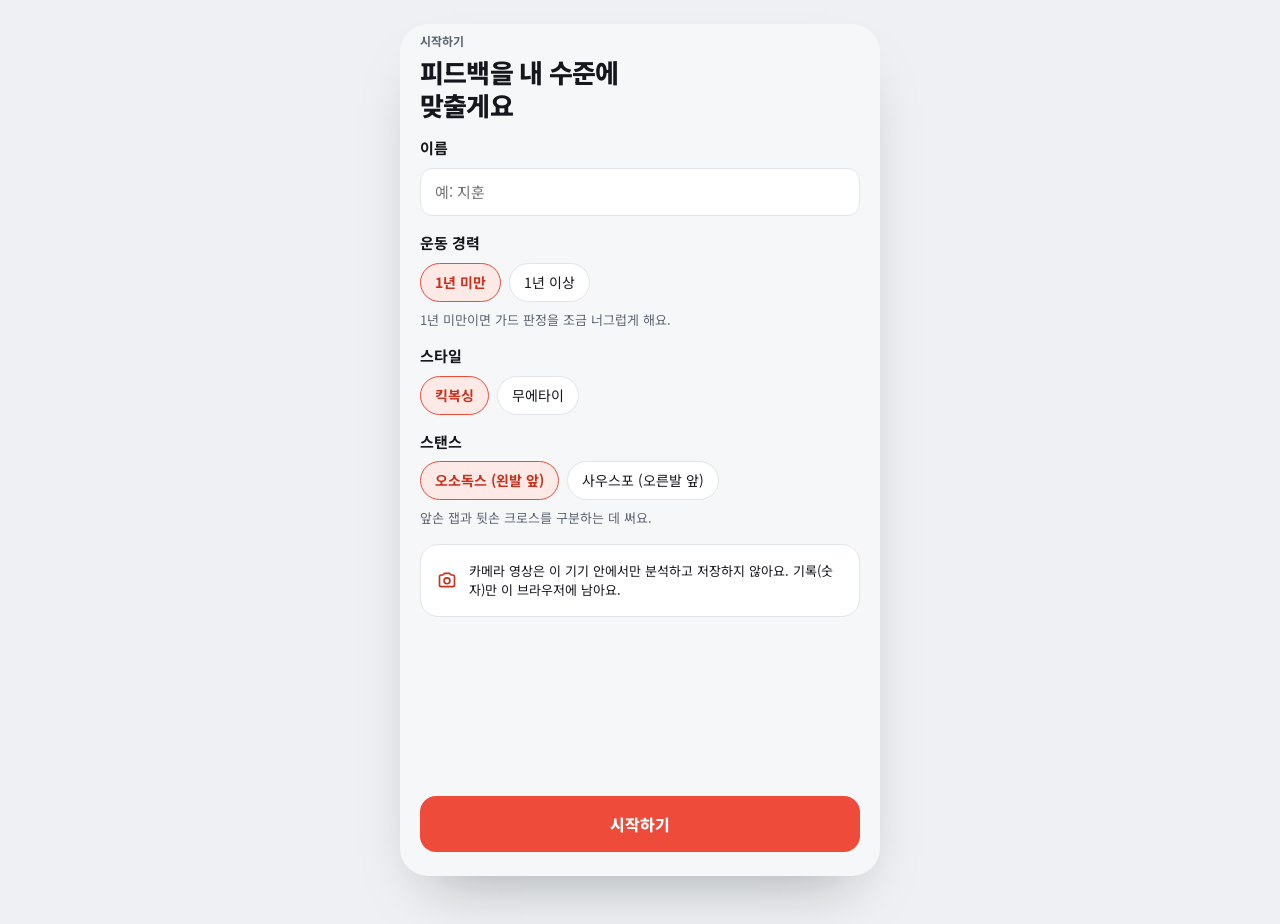
<file: index.html>
<!doctype html>
<html lang="ko">
<head>
  <meta charset="utf-8">
  <meta name="viewport" content="width=device-width, initial-scale=1, viewport-fit=cover">
  <meta name="theme-color" content="#EE4B3B">
  <title>StrikeCoach</title>
  <link rel="manifest" href="manifest.webmanifest">
  <link rel="icon" href="icon.svg" type="image/svg+xml">
  <link rel="preconnect" href="https://fonts.googleapis.com">
  <link rel="preconnect" href="https://fonts.gstatic.com" crossorigin>
  <link rel="stylesheet" href="https://fonts.googleapis.com/css2?family=Space+Grotesk:wght@500;600;700&family=Noto+Sans+KR:wght@400;500;700;800&display=swap">
  <link rel="stylesheet" href="css/app.css">
</head>
<body>
  <main id="app" class="app"></main>
  <script type="module" src="js/main.js"></script>
</body>
</html>
</file>
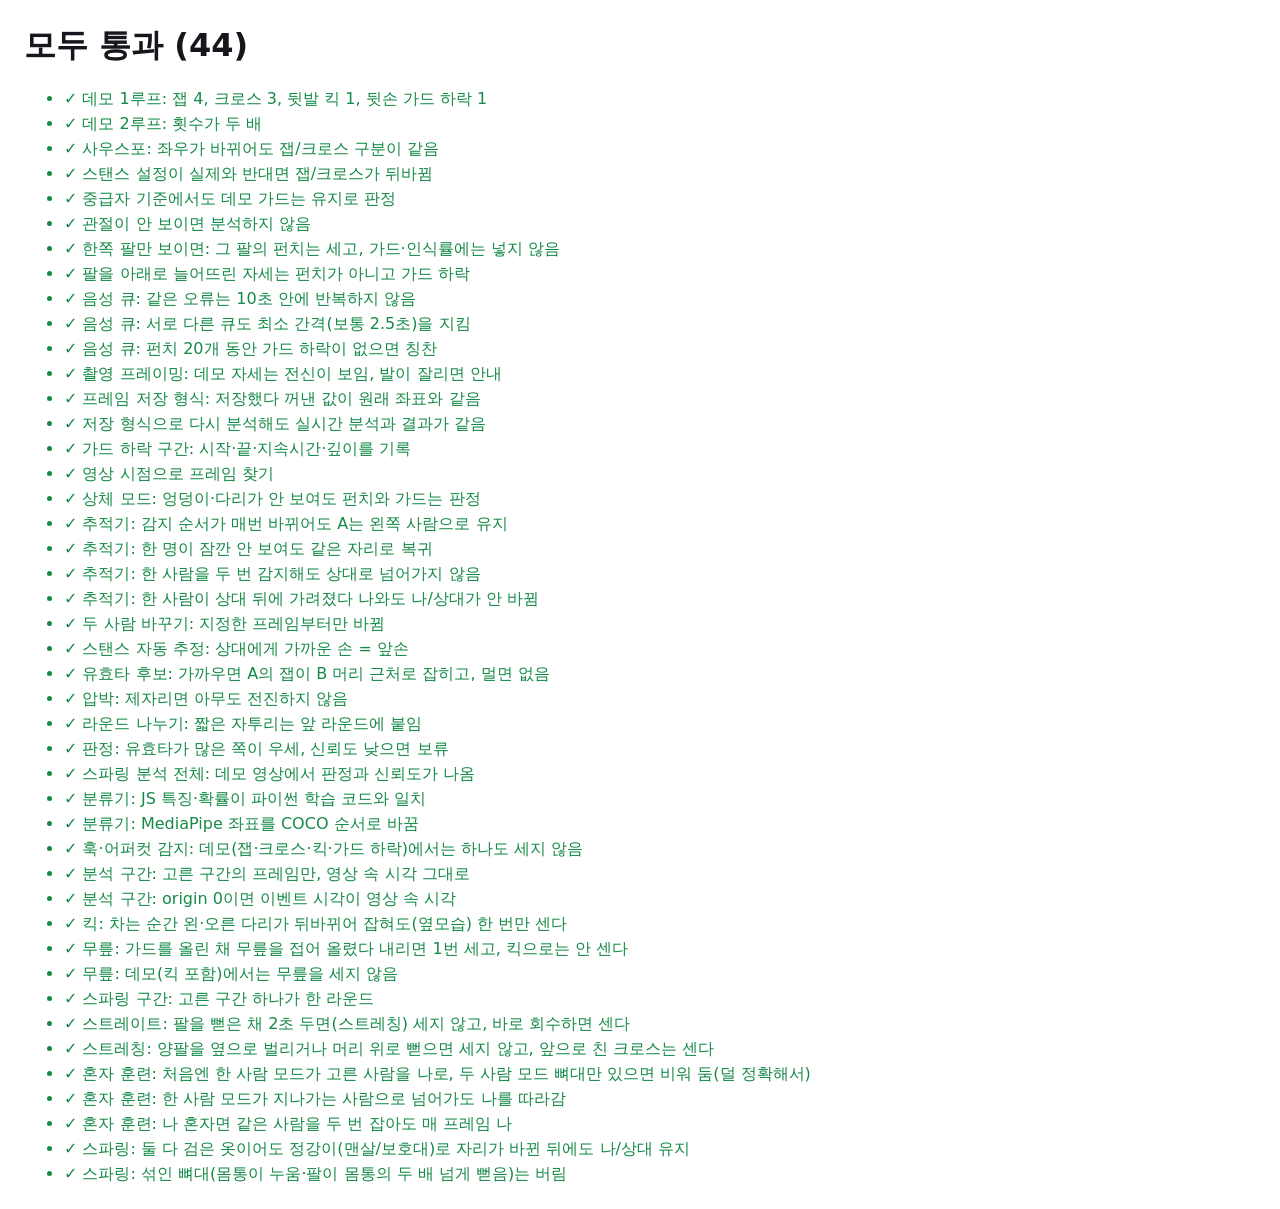
<file: tests.html>
<!doctype html>
<html lang="ko">
<head>
  <meta charset="utf-8">
  <meta name="viewport" content="width=device-width, initial-scale=1">
  <title>StrikeCoach 테스트</title>
  <style>
    body { font-family: system-ui, "Malgun Gothic", sans-serif; margin: 24px; background: #fff; color: #15171C; }
    li { margin: 4px 0; }
    .pass { color: #158A47; } .fail { color: #C7321F; font-weight: 700; }
    pre { background: #F6F7F9; padding: 8px; white-space: pre-wrap; }
  </style>
</head>
<body>
  <h1 id="result">실행 중…</h1>
  <ul id="list"></ul>
  <script type="module" src="js/tests/run.js"></script>
</body>
</html>
</file>
<file: css/app.css>
/* 디자인 토큰: ux-prototype.html 과 동일 (라이트 단일 테마, 코랄 레드 포인트) */
:root {
  --bg: #EEF0F3;
  --surface: #FFFFFF;
  --surface-2: #F6F7F9;
  --ink: #15171C;
  --muted: #5F6672;
  --line: #E1E4E9;
  --accent: #EE4B3B;
  --accent-ink: #C7321F;
  --accent-soft: #FDE9E6;
  --opp: #2F6FD6;          /* 스파링 상대 */
  --opp-soft: #E5EEFB;
  --good: #158A47;
  --good-soft: #E2F4E9;
  --warn: #B86A00;
  --warn-soft: #FCF0DA;
  --cam: #1C2027;
  --cam-2: #262B33;
  --cam-line: #2E343E;
  --cam-ink: #E9ECF1;
  --cam-muted: #A9B0BC;
  --font-display: "Space Grotesk", "Noto Sans KR", system-ui, sans-serif;
  --font-body: "Noto Sans KR", "Apple SD Gothic Neo", "Malgun Gothic", system-ui, sans-serif;
  color-scheme: light;
}

* { box-sizing: border-box; }
[hidden] { display: none !important; }
html, body { height: 100%; }
body { margin: 0; background: var(--bg); color: var(--ink); font-family: var(--font-body); font-size: 15px; line-height: 1.5; -webkit-tap-highlight-color: transparent; }
button, input, select { font: inherit; color: inherit; }
button { cursor: pointer; }
button:disabled { cursor: not-allowed; opacity: .45; }
:focus-visible { outline: 3px solid var(--accent); outline-offset: 2px; }
.num { font-family: var(--font-display); font-variant-numeric: tabular-nums; letter-spacing: -0.01em; }
.i { width: 20px; height: 20px; flex: none; }

/* 앱 셸: 폰 폭 한 열, 데스크톱에서는 가운데 480px */
.app { max-width: 480px; min-height: 100%; margin: 0 auto; background: var(--surface-2); display: flex; flex-direction: column; }
.screen { flex: 1; display: flex; flex-direction: column; padding-top: env(safe-area-inset-top, 0px); }
.head { display: flex; align-items: center; gap: 10px; padding: 14px max(20px, env(safe-area-inset-right, 0px)) 8px max(20px, env(safe-area-inset-left, 0px)); }
.head h1 { margin: 0; font-size: 21px; font-weight: 800; letter-spacing: -0.02em; flex: 1; }
.body { flex: 1; display: flex; flex-direction: column; gap: 16px; padding: 8px max(20px, env(safe-area-inset-right, 0px)) calc(24px + env(safe-area-inset-bottom, 0px)) max(20px, env(safe-area-inset-left, 0px)); }
.icon-btn { width: 38px; height: 38px; border-radius: 50%; border: 1px solid var(--line); background: var(--surface); display: grid; place-items: center; }

.card { background: var(--surface); border: 1px solid var(--line); border-radius: 18px; padding: 16px; }
.eyebrow { font-size: 12px; color: var(--muted); font-weight: 700; }
.muted { color: var(--muted); }
.small { font-size: 13px; }
.row { display: flex; align-items: center; gap: 12px; }
.grow { flex: 1; min-width: 0; }
.big { font-size: 34px; font-weight: 700; line-height: 1.05; }
.stack { display: grid; gap: 10px; }

.btn { border: 0; border-radius: 16px; padding: 16px; font-weight: 800; font-size: 16px; display: flex; align-items: center; justify-content: center; gap: 8px; }
.btn-primary { background: var(--accent); color: var(--surface); }
.btn-primary:hover:not(:disabled) { background: var(--accent-ink); }
.btn-ghost { background: var(--surface); border: 1px solid var(--line); }
.link { border: 0; background: none; color: var(--muted); font-size: 13px; text-decoration: underline; padding: 4px; }

.chips { display: flex; flex-wrap: wrap; gap: 8px; }
.chip { border: 1px solid var(--line); background: var(--surface); border-radius: 999px; padding: 8px 14px; font-size: 14px; }
.chip[aria-pressed="true"] { border-color: var(--accent); background: var(--accent-soft); color: var(--accent-ink); font-weight: 700; }
.pill { display: inline-flex; align-items: center; gap: 4px; font-size: 12px; font-weight: 700; border-radius: 999px; padding: 3px 9px; white-space: nowrap; }
.pill.good { background: var(--good-soft); color: var(--good); }
.pill.warn { background: var(--warn-soft); color: var(--warn); }
.pill.check { background: var(--surface-2); color: var(--muted); border: 1px dashed var(--muted); }
.progress { height: 8px; border-radius: 4px; background: var(--surface-2); overflow: hidden; }
.progress > i { display: block; height: 100%; background: var(--accent); }

/* 온보딩 */
.hero-title { font-size: 26px; font-weight: 800; letter-spacing: -0.03em; line-height: 1.25; margin: 6px 0 0; text-wrap: balance; }
.field { display: grid; gap: 8px; }
.field h2 { margin: 0; font-size: 15px; }
.text-input { width: 100%; padding: 12px 14px; border-radius: 12px; border: 1px solid var(--line); background: var(--surface); }

/* 홈 */
.week { display: grid; grid-template-columns: 1fr 1fr; gap: 10px; }
.mode { width: 100%; display: flex; align-items: center; gap: 14px; text-align: left; border: 1px solid var(--line); background: var(--surface); border-radius: 18px; padding: 14px; }
.mode .ic { width: 46px; height: 46px; border-radius: 14px; display: grid; place-items: center; background: var(--surface-2); flex: none; }
.mode.primary { background: var(--ink); color: var(--surface); border-color: var(--ink); }
.mode.primary .ic { background: var(--accent); color: var(--surface); }
.mode.primary .muted { color: #B7BCC6; }
.mode b { display: block; font-size: 16px; }
.empty { text-align: center; padding: 22px 16px; }

/* 카메라 무대 */
.stage { position: relative; background: var(--cam); overflow: hidden; }
.stage video, .stage canvas { position: absolute; inset: 0; width: 100%; height: 100%; }
.stage video { object-fit: contain; }
.stage.mirror video, .stage.mirror canvas { transform: scaleX(-1); }
.stage-grid { position: absolute; inset: 0; background-image: linear-gradient(var(--cam-line) 1px, transparent 1px), linear-gradient(90deg, var(--cam-line) 1px, transparent 1px); background-size: 40px 40px; opacity: .45; }
.stage-msg { position: absolute; left: 50%; top: 12px; transform: translateX(-50%); background: var(--surface); color: var(--ink); border-radius: 16px; padding: 6px 14px; font-weight: 700; font-size: 13px; display: flex; gap: 6px; align-items: center; width: max-content; max-width: calc(100% - 24px); text-align: left; }
.stage-center { position: absolute; inset: 0; display: grid; place-items: center; align-content: center; gap: 12px; color: var(--cam-ink); text-align: center; padding: 20px; }
.stage-center .btn-ghost { color: var(--ink); }
.setup-stage { height: 360px; border-radius: 22px; }
.guide-box { position: absolute; inset: 16px 18%; border: 3px dashed var(--good); border-radius: 22px; pointer-events: none; }
.guide-box.bad { border-color: var(--warn); }
.spinner { width: 34px; height: 34px; border-radius: 50%; border: 4px solid var(--cam-line); border-top-color: var(--accent); animation: spin 0.9s linear infinite; }
@keyframes spin { to { transform: rotate(360deg); } }
.stepper { display: flex; align-items: center; gap: 10px; }
.stepper button { width: 34px; height: 34px; border-radius: 50%; border: 1px solid var(--line); background: var(--surface); font-weight: 800; }
.switch { border: 0; background: none; display: flex; align-items: center; gap: 8px; padding: 0; }
.switch .sw { width: 42px; height: 24px; border-radius: 12px; background: var(--line); position: relative; transition: background .2s; }
.switch .sw::after { content: ""; position: absolute; top: 3px; left: 3px; width: 18px; height: 18px; border-radius: 50%; background: var(--surface); transition: left .2s; }
.switch[aria-checked="true"] .sw { background: var(--good); }
.switch[aria-checked="true"] .sw::after { left: 21px; }

/* 실시간 훈련 */
.live { background: var(--cam); color: var(--cam-ink); min-height: 100%; }
.live-top { display: flex; justify-content: space-between; align-items: center; padding: 10px 18px 0; font-size: 13px; }
.rec { display: inline-flex; align-items: center; gap: 6px; font-weight: 700; }
.rec i { width: 9px; height: 9px; border-radius: 50%; background: var(--accent); animation: blink 1.2s infinite; }
.rec.paused i { animation: none; background: var(--warn); }
.rec.rest i { animation: none; background: var(--good); }
@keyframes blink { 50% { opacity: .25; } }
.timer { font-size: 56px; font-weight: 700; text-align: center; line-height: 1; margin-top: 6px; }
.round { text-align: center; font-size: 13px; color: var(--cam-muted); }
.counts { display: grid; grid-template-columns: repeat(4, 1fr); gap: 8px; padding: 12px 16px 0; }
.counts div { background: var(--cam-2); border-radius: 14px; padding: 8px 10px; text-align: center; }
.counts .num { font-size: 26px; display: block; }
.counts span:last-child { font-size: 12px; color: var(--cam-muted); }
.live-stage { flex: 1; min-height: 300px; margin-top: 12px; }
.cue { position: absolute; left: 14px; right: 14px; bottom: 14px; border-radius: 18px; padding: 12px 14px; display: flex; gap: 10px; align-items: center; background: var(--surface); color: var(--ink); transition: transform .25s ease, opacity .25s ease; }
.cue.warn { box-shadow: inset 6px 0 0 var(--warn); }
.cue.good { box-shadow: inset 6px 0 0 var(--good); }
.cue .ic { width: 38px; height: 38px; border-radius: 50%; display: grid; place-items: center; flex: none; }
.cue.warn .ic { background: var(--warn-soft); color: var(--warn); }
.cue.good .ic { background: var(--good-soft); color: var(--good); }
.cue b { display: block; font-size: 17px; }
.cue.swap { transform: translateY(8px); opacity: 0; }
.overlay-big { position: absolute; inset: 0; display: grid; place-items: center; font-size: 96px; font-weight: 700; color: var(--cam-ink); background: rgba(28,32,39,.55); }
.live-ctrl { display: grid; grid-template-columns: 1fr 1fr; gap: 10px; padding: 12px 16px calc(20px + env(safe-area-inset-bottom, 0px)); }
.live-ctrl .btn { padding: 18px; font-size: 17px; }
.btn-cam { background: #2A3039; color: var(--cam-ink); }

/* 리포트 */
.score { display: flex; align-items: center; gap: 16px; }
.ring { width: 96px; height: 96px; flex: none; }
.kpis { display: flex; gap: 18px; flex-wrap: wrap; margin-top: 4px; }
.kpis .num { font-size: 22px; font-weight: 700; }
.errs { display: grid; gap: 12px; }
.err { display: grid; grid-template-columns: 30px 1fr; gap: 10px; align-items: start; }
.err .rank { width: 30px; height: 30px; border-radius: 9px; background: var(--accent-soft); color: var(--accent-ink); display: grid; place-items: center; font-weight: 800; }
.err b { display: block; }
.fix { font-size: 13px; color: var(--good); font-weight: 500; }
.bars { display: grid; gap: 8px; }
.bar { display: grid; grid-template-columns: 64px 1fr 34px; gap: 8px; align-items: center; font-size: 13px; }
.bar .track { height: 10px; border-radius: 6px; background: var(--surface-2); overflow: hidden; }
.bar .fill { height: 100%; border-radius: 6px; background: var(--ink); }
.bar .fill.kick { background: var(--accent); }
.bar .fill.knee { background: var(--warn); }
.strip { position: relative; height: 28px; margin-top: 6px; }
.strip .track { position: absolute; left: 0; right: 0; top: 12px; height: 4px; border-radius: 2px; background: var(--line); }
.strip .mk { position: absolute; top: 4px; width: 4px; height: 20px; border-radius: 2px; background: var(--warn); transform: translateX(-50%); }
.strip-labels { display: flex; justify-content: space-between; font-size: 11px; color: var(--muted); }
.rate { display: flex; gap: 8px; }
.rate button { flex: 1; border: 1px solid var(--line); background: var(--surface); border-radius: 12px; padding: 10px; font-weight: 700; }
.rate button[aria-pressed="true"] { border-color: var(--good); background: var(--good-soft); color: var(--good); }
.notice { background: var(--surface); border: 1px dashed var(--line); border-radius: 14px; padding: 12px 14px; font-size: 13px; color: var(--muted); }

/* 영상 분석 · 리뷰 */
.preview-video { width: 100%; max-height: 260px; border-radius: 12px; background: var(--cam); }
.ellipsis { max-width: 40%; overflow: hidden; text-overflow: ellipsis; white-space: nowrap; }
.player { width: 100%; max-height: 62vh; border-radius: 20px; }
.player-top { position: absolute; top: 10px; left: 10px; right: 10px; display: flex; justify-content: space-between; pointer-events: none; }
.pill.dark { background: rgba(0,0,0,.5); color: var(--cam-ink); }
.tl { position: relative; height: 34px; cursor: pointer; }
.tl-track { position: absolute; left: 0; right: 0; top: 15px; height: 4px; border-radius: 2px; background: var(--line); }
.tl-gap { position: absolute; top: 13px; height: 8px; border-radius: 2px; background: repeating-linear-gradient(45deg, var(--line), var(--line) 3px, var(--surface-2) 3px, var(--surface-2) 6px); border: 1px solid var(--muted); }
.tl-prog { position: absolute; left: 0; top: 15px; height: 4px; border-radius: 2px; background: var(--ink); pointer-events: none; }
.tl-head { position: absolute; top: 9px; width: 16px; height: 16px; border-radius: 50%; background: var(--ink); transform: translateX(-50%); border: 3px solid var(--surface); pointer-events: none; }
.mk { position: absolute; top: 2px; width: 24px; height: 24px; transform: translateX(-50%); border-radius: 7px; border: 2px solid var(--surface); background: var(--warn); color: var(--surface); font-size: 12px; font-weight: 800; display: grid; place-items: center; padding: 0; }
.mk.low { background: var(--surface); color: var(--muted); border: 2px dashed var(--muted); }
.mk[aria-pressed="true"] { outline: 3px solid var(--accent); }
.lane { position: relative; height: 12px; margin-top: 2px; }
.lane i { position: absolute; top: 2px; width: 2px; height: 8px; border-radius: 1px; transform: translateX(-50%); }
.lane i.punch { background: var(--ink); }
.lane i.kick { background: var(--accent); height: 10px; top: 1px; }
.lane i.knee { background: var(--warn); height: 10px; top: 1px; }
.legend { display: flex; flex-wrap: wrap; gap: 12px; margin-top: 6px; }
.legend span { display: inline-flex; align-items: center; gap: 5px; }
.legend i { display: inline-block; width: 10px; height: 10px; border-radius: 3px; }
.sw-mk { background: var(--warn); } .sw-punch { background: var(--ink); } .sw-kick { background: var(--accent); } .sw-knee { background: var(--warn); }
.tl-skip { position: absolute; top: 9px; height: 16px; background: var(--muted); opacity: .22; border-radius: 3px; }
.sw-skip { background: var(--muted); opacity: .35; }
.sw-gap { background: var(--surface-2); border: 1px dashed var(--muted); }
.ctrls { display: flex; align-items: center; gap: 8px; flex-wrap: wrap; }
.play { width: 48px; height: 48px; border-radius: 50%; border: 0; background: var(--ink); color: var(--surface); display: grid; place-items: center; }
.seg { display: flex; background: var(--surface); border: 1px solid var(--line); border-radius: 10px; padding: 3px; }
.seg button { border: 0; background: none; border-radius: 7px; padding: 6px 9px; font-size: 13px; font-weight: 700; color: var(--muted); }
.seg button[aria-pressed="true"] { background: var(--ink); color: var(--surface); }
.toggle { margin-left: auto; font-size: 13px; }
.detail h4 { margin: 4px 0; font-size: 17px; }
.compare { display: grid; grid-template-columns: 1fr 1fr; gap: 8px; margin-top: 10px; }
.compare > div { background: var(--surface-2); border-radius: 10px; padding: 8px 10px; }
.small-btn { padding: 10px 8px; font-size: 13px; }
.calib summary { cursor: pointer; }
.calib-grid { display: grid; grid-template-columns: 1fr 110px; gap: 8px; align-items: center; }
.cmp-table { display: grid; grid-template-columns: 1fr auto auto; gap: 4px 14px; font-size: 13px; margin-top: 4px; }

/* 스파링 */
.seg-wide { display: grid; grid-template-columns: 1fr 1fr; }
.seg-wide button { padding: 9px; font-size: 14px; }
.verdict { display: grid; gap: 6px; text-align: center; }
.verdict .row { text-align: left; }
.verdict-title { font-size: 30px; font-weight: 800; letter-spacing: -0.03em; }
.verdict.win .verdict-title { color: var(--accent-ink); }
.verdict.lose .verdict-title { color: var(--opp); }
.verdict.hold .verdict-title, .verdict.draw .verdict-title { color: var(--ink); }
.verdict-score { font-size: 26px; font-weight: 700; display: flex; justify-content: center; gap: 10px; }
.verdict-score .me, .rounds .me { color: var(--accent-ink); }
.verdict-score .opp, .rounds .opp { color: var(--opp); }
.rounds { display: grid; grid-template-columns: 1.4fr 0.8fr 0.8fr 1.2fr; gap: 8px 10px; margin-top: 10px; align-items: baseline; font-size: 14px; }
.rounds .h { font-size: 12px; color: var(--muted); font-weight: 700; }
.rounds .h.me, .rounds .h.opp { font-weight: 800; }
.dot { display: inline-block; width: 9px; height: 9px; border-radius: 50%; margin: 0 3px 0 8px; vertical-align: middle; }
.dot.me { background: var(--accent); } .dot.opp { background: var(--opp); }
.vs { display: grid; gap: 10px; margin-top: 10px; }
.vs-row { display: grid; grid-template-columns: 1fr 44px 1.2fr 44px; gap: 8px; align-items: center; }
.vs-label { color: var(--muted); }
.vs-num { font-weight: 700; font-size: 14px; }
.vs-num.me { text-align: right; color: var(--accent-ink); }
.vs-num.opp { color: var(--opp); }
.vs-bars { display: grid; gap: 3px; }
.vs-bar { height: 7px; border-radius: 4px; min-width: 2px; }
.vs-bar.me { background: var(--accent); } .vs-bar.opp { background: var(--opp); }
.moments { display: grid; gap: 2px; margin-top: 8px; }
.moment { display: flex; align-items: center; gap: 10px; text-align: left; border: 0; background: none; padding: 8px 4px; border-radius: 10px; font-size: 14px; }
.moment:hover { background: var(--surface-2); }
.mdot { width: 10px; height: 10px; border-radius: 50%; flex: none; }
.mdot.good { background: var(--good); } .mdot.bad { background: var(--opp); } .mdot.warn { background: var(--warn); }
.pick-zone { position: absolute; top: 0; bottom: 0; width: 50%; border: 3px solid transparent; background: none; border-radius: 16px; }
.pick-zone.left { left: 0; } .pick-zone.right { right: 0; }
.pick-zone:hover, .pick-zone:focus-visible { border-color: var(--surface); background: rgba(255,255,255,.08); }
.pick-zone span { position: absolute; bottom: 10px; left: 50%; transform: translateX(-50%); background: var(--surface); color: var(--ink); border-radius: 999px; padding: 3px 10px; font-size: 12px; font-weight: 800; }
.mk.hit-me { background: var(--good); }
.mk.hit-opp { background: var(--opp); }
.mk.low { background: var(--surface); color: var(--muted); border: 2px dashed var(--muted); }
.lane-label { font-size: 11px; margin-top: 4px; }
.lane.opp i.punch { background: var(--opp); }
.sw-hitme { background: var(--good); } .sw-hitopp { background: var(--opp); }

@media (min-width: 520px) {
  .app { margin-block: 24px; border-radius: 28px; overflow: hidden; box-shadow: 0 30px 60px -30px rgba(16,18,22,.35); min-height: calc(100% - 48px); }
}
@media (prefers-reduced-motion: reduce) {
  *, *::before, *::after { animation: none !important; transition: none !important; }
}
</file>
